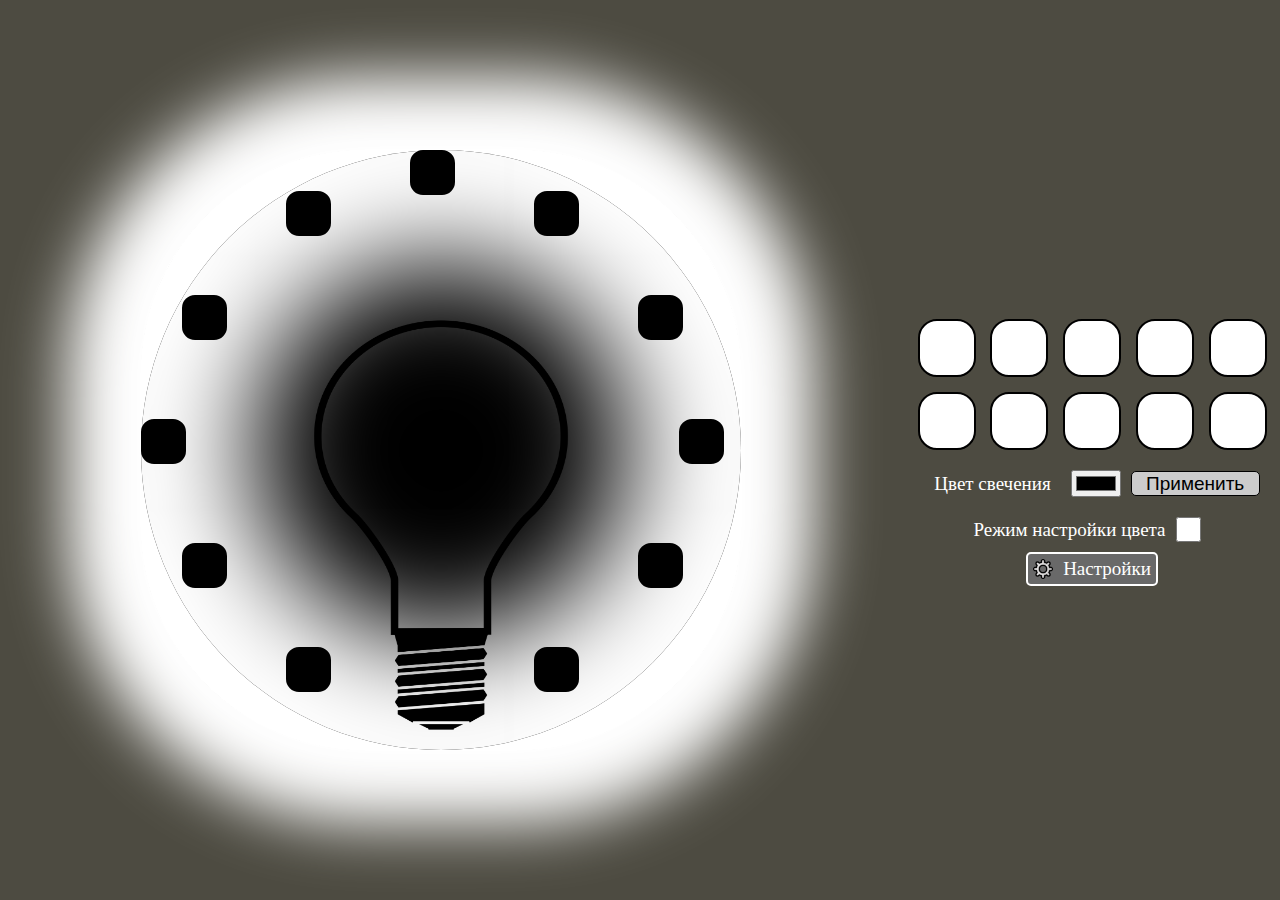
<file: index.html>
<!DOCTYPE html>
<html lang="en" translate="no">
<head>
  <meta charset="UTF-8">
  <meta name="viewport" content="width=device-width, initial-scale=1.0">
    <meta name="google" content="notranslate">
  <title>colors</title>

  <link href="styles.css" rel="stylesheet">
</head>

<body id="body">
  <div id="colorContainer">
    <div id="image">
        <div id = "clockround">
		<div id = "sqr1" class = "clckrnd cell whitee"></div>
		<div id = "sqr2" class = "clckrnd cell whitee"></div>
		<div id = "sqr3" class = "clckrnd cell whitee"></div>
		<div id = "sqr4" class = "clckrnd cell whitee"></div>
		<div id = "sqr5" class = "clckrnd cell whitee"></div>
		<div id = "sqr6" class = "clckrnd cell whitee"></div>
		<div id = "sqr7" class = "clckrnd cell whitee" style="visibility: hidden"></div>
		<div id = "sqr8" class = "clckrnd cell whitee"></div>
		<div id = "sqr9" class = "clckrnd cell whitee"></div>
		<div id = "sqr10" class = "clckrnd cell whitee"></div>
		<div id = "sqr11" class = "clckrnd cell whitee"></div>
		<div id = "sqr12" class = "clckrnd cell whitee"></div>

    
    </div>
      <div id="color"><img id="lamp" src="lamp.png"></div>
      
    </div>
  </div>

  
    
    <div id="interface">
    
      <div id = "favourite">
        <div id="fav0" class="fav"></div>
        <div id="fav1" class="fav"></div>
        <div id="fav2" class="fav"></div>
        <div id="fav3" class="fav"></div>
        <div id="fav4" class="fav"></div>
        <div id="fav5" class="fav"></div>
        <div id="fav6" class="fav"></div>
        <div id="fav7" class="fav"></div>
        <div id="fav8" class="fav"></div>
        <div id="fav9" class="fav"></div>
      </div>

      <div id = "colorSelect">
          <div id="colorInput"> 
        <label id="colorLabel" for="colorSelector">Цвет&nbsp;свечения</label>
        <input type="color" value="#FFFF00" id="colorSelector"></div>
            <div id="confirmBut">
        <button id="confirm">Применить</button> </div> </div>
        <div id="checkboxDiv">           
           <label for="set" id="setLabel">Режим настройки цвета</label>
            <input type="checkbox" id="set">
    
        </div>
        <div id="settings">
            <ul id = "settingsBut">
            <li>Настройки</li>
                </ul>
        
        </div>
   
</div>
    <div id="modal">

  <!-- Modal content -->
  <div id="modal-content">
    <span id="close">OK;</span>
    <p>Настройки яркости:</p>

<div>
  <input type="range" id="rBrightness" min="0" max="15" value="4">
  <label for="volume">Яркость</label>
</div>

<div>
  <input type="range" id="pBrightness" min="0" max="15" value="12">
  <label for="cowbell">Яркость&nbsp;центра</label>
</div>
<!--<div id="changeBrightnessDiv">           
     <label for="changeBrightness" id="changeBrightnessLabel">Мигание</label>
      <input type="checkbox" id="changeBrightness">
 </div>
      <div id="flashDiv">           
     <label for="flashMode" id="flashModeLabel">Flash-режим</label>
      <input type="checkbox" id="flashMode">
 </div>-->
    
  </div>

</div>
    <script src="script.js"></script>
      <script>
          if(!(getFromStorage("ip")))
             {
                sendToStorage("ip", prompt("Full adress"));
             }
//alert(mode);          
          
          
          
/*const GITHUB_API_URL = "https://api.github.com";
const REPO_OWNER = "Mychesssite"; // Замените на ваш логин GitHub
const REPO_NAME = "flowerdata"; // Замените на название вашего репозитория
const FILE_PATH = "data.json"; // Путь к JSON-файлу
const TOKEN = ""; // Ваш GitHub токен


          
          
          
// Функция для получения содержимого файла
async function fetchColors() {
  const response = await fetch(
    `${GITHUB_API_URL}/repos/${REPO_OWNER}/${REPO_NAME}/contents/${FILE_PATH}`,
    {
      headers: { Authorization: `token ${TOKEN}` },
    }
  );
  const data = await response.json();
  const content = atob(data.content); // Раскодировать base64
  return { colors: JSON.parse(content), sha: data.sha };
}

          
          
          
          
          
// Функция для сохранения нового цвета
async function saveColor(newColor, colorIndex = -1) //сли есть первый аргумент и второй то значение от второго аргумента обновляется значением New Color. Иначе добавляется новый аргумент в конец массива
          {
  const { colors, sha } = await fetchColors();

  // Добавить новый цвет
  colorIndex==-1 ? colors.push(newColor) : colors[index]=newColor;

  // Отправить обновленный JSON на GitHub
  const response = await fetch(
    `${GITHUB_API_URL}/repos/${REPO_OWNER}/${REPO_NAME}/contents/${FILE_PATH}`,
    {
      method: "PUT",
      headers: { 
        Authorization: `token ${TOKEN}`,
        "Content-Type": "application/json",
      },
      body: JSON.stringify({
        message: "Added a new color",
        content: btoa(JSON.stringify(colors, null, 2)), // Закодировать в base64
        sha, // Указать SHA текущего файла
      }),
    }
  );

  if (response.ok) {
    alert("Цвет сохранён!");
  } else {
    alert("Ошибка сохранения!");
    console.error(await response.text());
  }
}*/
          
 function hexToThreeColors(hex) {
     if(typeof(hex)==="string")
         {
             if(hex.length === 7)
                 {
    const rrr = parseInt(hex.slice(1, 3), 16);
    const ggg = parseInt(hex.slice(3, 5), 16);
    const bbb = parseInt(hex.slice(5, 7), 16);
    return [rrr,ggg,bbb];}
         }
     return false;
  } 
function HexExtract (hexcolor)
          {   
            let r,g,b;
            //if (!(r&&g&&b))   return
            [r,g,b]= hexcolor.slice(4,-1).split(", ");
            //if (!(r&&g&&b))   return
            //alert(r+' '+g+' '+b)
            let rr, gg, bb;
            [rr,gg,bb]=[Number(r),Number(g),Number(b)]
            if(((rr+1)>0)&&((rr)<256)&&((gg+1)>0)&&((gg)<256)&&((bb+1)>0)&&((bb)<256))
                {
            //alert(rr+' '+gg+' '+bb)
            //[r,g,b] = [rr.toString(16),gg.toString(16),bb.toString(16)]
            r = rr.toString(16)
            b = bb.toString(16)
            g = gg.toString(16)
            r = r.length===1?"0"+r:r;
            g = g.length===1?"0"+g:g;
            b = b.length===1?"0"+b:b;
            //alert(r+g+b);
            let colorValue = "#"+r+g+b;
            //alert(colorValue)
            return colorValue;
                }
              return undefined;
        }
          
          
          
          
          
          
          document.getElementById("confirm").onclick = 
          function()
          {
              let hexcl = document.getElementById("colorSelector").value;
              /*document.getElementById("colorSelector").style.backgroundColor = hexcl;*/
              document.getElementById("color").style.backgroundColor =hexcl;/*"rgba("+(document.getElementById("colorSelector").style.backgroundColor).slice(4,-1)+" ,1)";
              /*alert("rgba("+document.getElementById("colorSelector").style.backgroundColor.slice(4,-1)+" ,1)")*/
              let data = [parseInt(hexcl.slice(1,3),16),parseInt(hexcl.slice(3,5),16),parseInt(hexcl.slice(5,7),16)];
              
              var formData = new FormData();
  // добавить к пересылке ещё пару ключ - значение
  //formData.append("type", "color");
  /*formData.append("red",clr[0]);
  formData.append("green", clr[1]);
  formData.append("blue", clr[2]);*/
              let iii = 3;
              //data+=String.fromCharCode(clr[0])+String.fromCharCode(clr[1])+String.fromCharCode(clr[2]);
              
              for(let counter = 5;counter != 6; counter--)
                  {
                      if(counter<0)
                          {
                              counter = 12;
                              continue;
                          }
                      else{
                          //let temp1, temp2, temp3;
                          //[temp1,temp2,temp3] 
                          [data[iii],data[iii+1],data[iii+2]]= hexToThreeColors(HexExtract(getFromStorage(counter+"")))
                          //data+=String.fromCharCode(temp1)+String.fromCharCode(temp2)+String.fromCharCode(temp3);
                           /*formData.append("", temp1);
                          formData.append("", temp2);
                          formData.append("", temp3);*/
                          iii+=3;
                          /*alert(iii*10+1+" "+temp1+" "+" "+temp2+" "+temp3);*/
                      }
                  }
              data.push(rBrightness,pBrightness);
              console.log(data);

  //formData.append("data", data);
// Создаем Uint8Array для упаковки
const compressed = new Uint8Array(data);
              /*const compressedp = new Uint8Array(pBrightness);
              const compressedr = new Uint8Array(rBrightness);
              console.log(compressed);
              formData.append("d",compressed.buffer);
              //formData.append("m",mode);
              formData.append("p",compressedp.buffer);
              formData.append("r",compressedr.buffer);*/
  var xhr = new XMLHttpRequest();
  xhr.open("POST", getFromStorage("ip")+":10200/flower/data");
  xhr.send(compressed.buffer);
              alert("Отправлено");
          }
          /*var formData = new FormData();

  // добавить к пересылке ещё пару ключ - значение
  formData.append("plain", "success");

  // отослать
  var xhr = new XMLHttpRequest();
  xhr.open("POST", "http://192.168.100.74:10200/flower/data");
  xhr.send(formData);
  alert("data sent");*/
        </script>
    
</body>
</file>
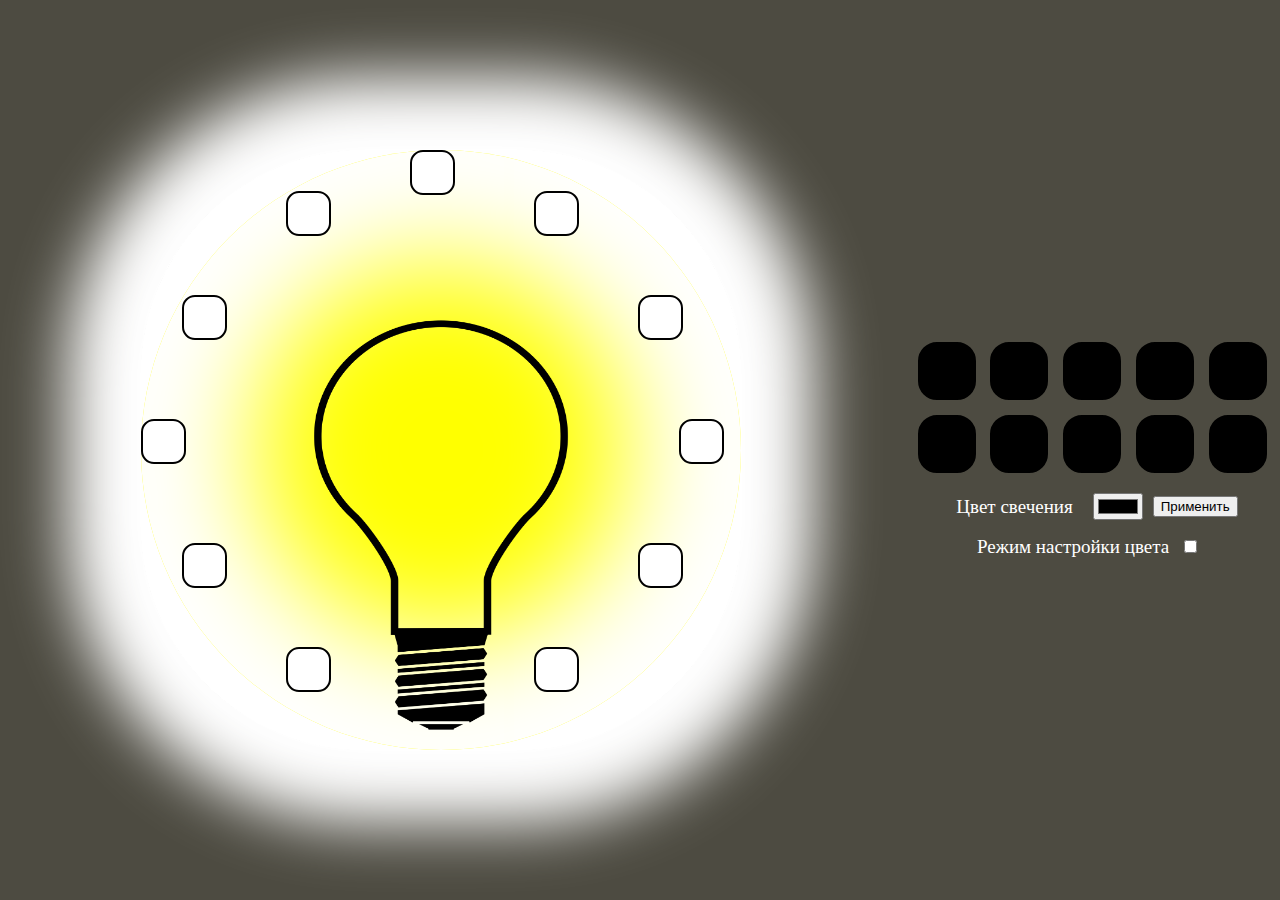
<file: all.html>
<!DOCTYPE html>
<html lang="en" translate="no">
<head>
  <meta charset="UTF-8">
  <meta name="viewport" content="width=device-width, initial-scale=1.0">
    <meta name="google" content="notranslate">
  <title>colors</title>

  <!--<link href="styles.css" rel="stylesheet">-->
    
    
    
    <style>
    
    /*html{
     width: 100vw;
    height: 100vh;
}
*/
body
{
    display:flex;
	background-color:#4d4b41;
    margin:0;


}
#colorContainer
{
    height:600px;
    width:600px;
    display: flex;
    align-items: center;
    justify-content: center;
    
    }

#image
{
    position: relative;
    display: flex;
    align-items: center;
    justify-content: center;
	height:400px;
    width:400px;
    border:1px solid white;
	border-radius:200px;
    background-color: rgba(255, 255, 255, 1);
	-webkit-box-shadow: /*0px 0px 50px 80px rgba(255, 255, 255, 1) inset*/
                        0px 0px 50px 80px rgba(255, 255, 255, 1);
    -moz-box-shadow: /*0px 0px 50px 80px rgba(255, 255, 255, 1) inset,*/
                     0px 0px 50px 80px rgba(255, 255, 255, 1);
    box-shadow:      0px 0px 50px 80px rgba(255, 255, 255, 1);
    /*overflow: hidden;*/
}
#color
{
	/*transform:translate(400px, 90px);*/
    display: flex;
    align-items: flex-end;
    justify-content: center;
	height:400px;
	width:400px;
	background-color: rgba(255,255,0,1);
	border:0px solid red;
	border-radius:200px;
    
-webkit-box-shadow: 0px 0px 68px 72px rgba(252, 252, 250, 1) inset;
-moz-box-shadow: 0px 0px 68px 72px rgba(252, 252, 250, 1) inset;
box-shadow: 0px 0px 68px 72px rgb(255, 255, 255,) inset;
        
    
    
	/*box-shadow:0px 0px 70px yellow;*/
    
}
    #lamp
{
	width:200px;
	height:300px;
	/*top:200px;
	left:200px;*/
}






#interface
{
    text-align:center;
    display:flex;
    align-items: center;
    flex-direction:column;
    justify-content: center;
    
}
#colorLabel
{
    margin:10px;
}
#colorInput
{
    display:flex;
    flex-wrap: nowrap;
    align-items:center;
    height: auto;
}
#colorSelect
{
    display:flex;
    flex-wrap: wrap;
    align-items:center;
    height: auto;
    justify-content:center;
    color: aliceblue;
}
#colorSelector
{
    margin:10px;
}
#confirmBut
{
        display:flex;
    flex-wrap: nowrap;
    align-items:center;
}
#confirm
{
   
}
favorite
{
    text-align: center;
    display:flex;
    align-items: center;
    
}
.fav
{
    display:inline-block;
    background-color: rgb(255,255,255);
    border: 2px solid black;
    border-radius:5px;
    height:20px;
    width:20px;
    margin: 5px;
    padding: 0px;
}


#set
{
    margin:10px;
}
label
    {
        color:white;
    }








#clockround /*общий контейнер для 12 элементов по кругу*/
{
    position: absolute;
    top: 0;
    left: 0;
}
.whitee
{
    background-color:white;
}

.cell   /*этот класс имеют все клетки*/
{
    width:40px;
    height:40px;
    border-width: 0px;
    border-style: solid;
    margin: 0px;
    padding: 0px;
}
.clckrnd    /*класс для каждого из 12 часов*/
{
    background-color:white;
    border-width: 2px;
    border-color: black;
    border-style:solid;
    border-radius:20px;
    position:absolute;
    width: 40px;
    height: 40px;
    top:0px;
    left:0px;
}
    
    
    </style>
</head>

<body id="body">
  <div id="colorContainer">
    <div id="image">
        <div id = "clockround">
		<div id = "sqr1" class = "clckrnd cell whitee"></div>
		<div id = "sqr2" class = "clckrnd cell whitee"></div>
		<div id = "sqr3" class = "clckrnd cell whitee"></div>
		<div id = "sqr4" class = "clckrnd cell whitee"></div>
		<div id = "sqr5" class = "clckrnd cell whitee"></div>
		<div id = "sqr6" class = "clckrnd cell whitee"></div>
		<div id = "sqr7" class = "clckrnd cell whitee" style="visibility: hidden"></div>
		<div id = "sqr8" class = "clckrnd cell whitee"></div>
		<div id = "sqr9" class = "clckrnd cell whitee"></div>
		<div id = "sqr10" class = "clckrnd cell whitee"></div>
		<div id = "sqr11" class = "clckrnd cell whitee"></div>
		<div id = "sqr12" class = "clckrnd cell whitee"></div>

    
    </div>
      <div id="color"><img id="lamp" src="lamp.png"></div>
      
    </div>
  </div>

  
    
    <div id="interface">
    
      <div id = "favourite">
        <div id="fav0" class="fav"></div>
        <div id="fav1" class="fav"></div>
        <div id="fav2" class="fav"></div>
        <div id="fav3" class="fav"></div>
        <div id="fav4" class="fav"></div>
        <div id="fav5" class="fav"></div>
        <div id="fav6" class="fav"></div>
        <div id="fav7" class="fav"></div>
        <div id="fav8" class="fav"></div>
        <div id="fav9" class="fav"></div>
      </div>

      <div id = "colorSelect">
          <div id="colorInput"> 
        <label id="colorLabel" for="colorSelector">Цвет&nbsp;свечения</label>
        <input type="color" value="#FFFF00" id="colorSelector"></div>
            <div id="confirmBut">
        <button id="confirm">Применить</button> </div> </div>
        <div id="checkboxDiv">           
           <label for="set" id="setLabel">Режим настройки цвета</label>
            <input type="checkbox" id="set">
    
        </div>
   
</div>
    
      <script>
          
          
          
          
          
/*const GITHUB_API_URL = "https://api.github.com";
const REPO_OWNER = "Mychesssite"; // Замените на ваш логин GitHub
const REPO_NAME = "flowerdata"; // Замените на название вашего репозитория
const FILE_PATH = "data.json"; // Путь к JSON-файлу
const TOKEN = ""; // Ваш GitHub токен*/


          
          
          
// Функция для получения содержимого файла
async function fetchColors() {
  const response = await fetch(
    `${GITHUB_API_URL}/repos/${REPO_OWNER}/${REPO_NAME}/contents/${FILE_PATH}`,
    {
      headers: { Authorization: `token ${TOKEN}` },
    }
  );
  const data = await response.json();
  const content = atob(data.content); // Раскодировать base64
  return { colors: JSON.parse(content), sha: data.sha };
}

          
          
          
          
          
// Функция для сохранения нового цвета
async function saveColor(newColor, colorIndex = -1) //сли есть первый аргумент и второй то значение от второго аргумента обновляется значением New Color. Иначе добавляется новый аргумент в конец массива
          {
  const { colors, sha } = await fetchColors();

  // Добавить новый цвет
  colorIndex==-1 ? colors.push(newColor) : colors[index]=newColor;

  // Отправить обновленный JSON на GitHub
  const response = await fetch(
    `${GITHUB_API_URL}/repos/${REPO_OWNER}/${REPO_NAME}/contents/${FILE_PATH}`,
    {
      method: "PUT",
      headers: { 
        Authorization: `token ${TOKEN}`,
        "Content-Type": "application/json",
      },
      body: JSON.stringify({
        message: "Added a new color",
        content: btoa(JSON.stringify(colors, null, 2)), // Закодировать в base64
        sha, // Указать SHA текущего файла
      }),
    }
  );

  if (response.ok) {
    alert("Цвет сохранён!");
  } else {
    alert("Ошибка сохранения!");
    console.error(await response.text());
  }
}
          
          
          
          
          
          
          
          
          document.getElementById("confirm").onclick = 
          function()
          {
              let hexcl = document.getElementById("colorSelector").value;
              /*document.getElementById("colorSelector").style.backgroundColor = hexcl;*/
              document.getElementById("color").style.backgroundColor =hexcl;/*"rgba("+(document.getElementById("colorSelector").style.backgroundColor).slice(4,-1)+" ,1)";
              /*alert("rgba("+document.getElementById("colorSelector").style.backgroundColor.slice(4,-1)+" ,1)")*/
              let clr = [parseInt(hexcl.slice(1,3),16),parseInt(hexcl.slice(3,5),16),parseInt(hexcl.slice(5,7),16)];
              
              var formData = new FormData();
  // добавить к пересылке ещё пару ключ - значение
  //formData.append("type", "color");
  formData.append("red",clr[0]);
  formData.append("green", clr[1]);
  formData.append("blue", clr[2]);

  // отослать
  var xhr = new XMLHttpRequest();
  xhr.open("POST", "http://192.168.100.74:10200/flower/data");
  xhr.send(formData);
  
          }
          /*var formData = new FormData();

  // добавить к пересылке ещё пару ключ - значение
  formData.append("plain", "success");

  // отослать
  var xhr = new XMLHttpRequest();
  xhr.open("POST", "http://192.168.100.74:10200/flower/data");
  xhr.send(formData);
  alert("data sent");*/
        </script>
    <script>
    
    /*alert(window.innerHeight); */
function gsid (elid)
{
    return document.getElementById(elid).style;
}
function p (amo)
{
    return Math.round(amo)+"px";
}/*инкапсуляция*/
function setSqr(objStyle,dimension,isRound)
{
    objStyle.width = p(dimension);
    objStyle.height= objStyle.width;
    if(isRound)     setR(objStyle,dimension/2);
}
function setR(objStyle,dimension)
{
    objStyle.borderRadius = p(dimension);
}
let contSt, imgSt, colSt, lampSt;
[contSt, imgSt, colSt, lampSt] = [gsid("colorContainer"),gsid("image"),gsid("color"),gsid("lamp")];
let w = window.innerWidth;
let h = window.innerHeight;
let orientationIsAlbub =w>h?true:false;
let s = orientationIsAlbub?h:w;
let freeSpace = w-s//свободное пространство сбоку/снизу
let interfaceSize = (freeSpace)<s/3?s:freeSpace;

setSqr(contSt,s,false);
setSqr(imgSt,s*4/6,false);
setSqr(colSt,s*4/6,true);
setR(imgSt,s/4);
lampSt.width=p(s*2/6);
lampSt.height=p(s/2);
colSt.boxShadow="0px 0px "+Math.floor(s/8)+"px "+Math.floor(s/8)+"px rgb(255, 255, 255) inset"
imgSt.boxShadow="0px 0px "+Math.floor(s/100*7)+"px "+Math.floor(s/100*8)+"px rgb(255, 255, 255)"




gsid("favourite").width = p(interfaceSize*0.99);
gsid("interface").fontSize = p(interfaceSize/20);

if(freeSpace>s/3)  {
    let body =  gsid("body");
    body.flexWarp = "nowrap";
    body.alignContent = "center"
    body.flexDirection = "row"
    contSt.marginRight= p(s/40);}

else    {
    let body =  gsid("body");
    body.flexWrap = "wrap";
    body.justifyContent = "center";
    body.flexDirection = "column";
     contSt.marginBottom= p(s/40);
}









let favDivs = []
let i = 0;
    do{
      const element = document.getElementById(`fav${i}`)
      i=i+1;
      if(element)
      {favDivs.push(element);
        setSqr(element.style,interfaceSize/7,false);
        setR(element.style,interfaceSize/20)}
        
    else break;
    }while(true);

    favDivs.forEach((element, i) => {
      element.onclick = function (){
            
        if(document.getElementById("set").checked)
        {element.style.backgroundColor = document.getElementById("colorSelector").value;
         sendToStorage(i,element.style.backgroundColor);
        }
        else
        {   
            let r,g,b;
          //if (!(r&&g&&b))   return
          [r,g,b]= String(element.style.backgroundColor).slice(4,-1).split(", ");
            //if (!(r&&g&&b))   return
            //alert(r+' '+g+' '+b)
            let rr, gg, bb;
            [rr,gg,bb]=[Number(r),Number(g),Number(b)]
            //alert(rr+' '+gg+' '+bb)
            //[r,g,b] = [rr.toString(16),gg.toString(16),bb.toString(16)]
            r = rr.toString(16)
            b = bb.toString(16)
            g = gg.toString(16)
            r = r.length===1?"0"+r:r;
            g = g.length===1?"0"+g:g;
            b = b.length===1?"0"+b:b;
          //alert(r+g+b);
          let colorValue = "#"+r+g+b;
          //alert(colorValue)
            document.getElementById("colorSelector").value = colorValue;}
        

      }}
    )


document.getElementById("colorSelector").onchange = function()
{   sendToStorage("color",document.getElementById("colorSelector").value)}

//получение json




  async function getFromGit()//используем getFromGit().colors для получения массива цветов с github 
{
    const response = await fetch(
      `${GITHUB_API_URL}/repos/${REPO_OWNER}/${REPO_NAME}/contents/${FILE_PATH}`,
      {
        headers: { Authorization: `token ${TOKEN}` },
      }
    );
    const data = await response.json();
    const content = atob(data.content); // Раскодировать base64
    return { colors: JSON.parse(content), sha: data.sha };
  }


function sendToStorage(key, value){
    localStorage.setItem(key, value)
    return true
  }

  function getFromStorage(key){

    let item = localStorage.getItem(key)
    if(!item){
      console.log(`ошибка при взятии из localStorage ${key}. Его нет`)
    }
    else return item 
  }










let cellSize = s*4/6/14.5;
/*let orientationIsAlbum = document.documentElement.clientWidth>document.documentElement.clientHeight;
orientationIsAlbum?(cellSize = Math.floor(document.documentElement.clientHeight/14.5)):(cellSize = Math.floor(document.documentElement.clientWidth/14.5));*/
//alert(cellSize);
const elements = document.querySelectorAll('.cell'); //устанавливаем размер каждой клетки
    elements.forEach(element => {
        element.onclick = function(){alert(1)}
        element.style.width = cellSize + 'px'; 
        element.style.height = cellSize + 'px'; 
    }); 
let rd = (Math.floor(cellSize / 3)) + 'px';
let bw= (Math.floor(cellSize / 20)) + 'px';
if (bw == '0px')  {bw = '1px';};
let hourss = document.querySelectorAll('.clckrnd');
    hourss.forEach(hr =>{hr.style.borderRadius = rd;
                       hr.style.borderWidth = bw;});
function positioning()
    {
    const coords = [        /*массив координат. первая строка это 12 или 0 часов и далее по стрелке. записаны координаты центра клетки в системе координат, где единичный отрезок это 1 клетка, а поле имеет размерность 14*14 клеток, координаты цетнра доски на поле 7,7 .левого верхнего угла 3,3*/
        7, 0.5,
        10, 1.5,
        12.5, 4,
        13.5, 7,
        12.5, 10,
        10, 12.5,
        7, 13.5,
        4, 12.5,
        1.5, 10,
        0.5, 7,
        1.5, 4,
        4, 1.5
    ];
    const hrs = document.querySelectorAll(".clckrnd");
    //alert(hrs[1]);
    let i = 0;
    //alert("started");
    hrs.forEach(tmp => {
            tmp.style.position = 'absolute';
            tmp.style.left = p(cellSize *(coords[i]-0.5)); /*условно если i = 2 то это 3 часа тоггда его координаты это coords[6] и coords[7], так как 0 часов это первый элемент массива */
            tmp.style.top = p(cellSize *(coords[i+1]-0.5));
            /*let msg = cellSize *(coords[i]-0.5)+' and ' + cellSize *(coords[i+1]-0.5);
            alert(msg);*/
            i++;
            i++;
        });
    }















window.onload = function ()
{
    positioning();
    favDivs.forEach((element, i) => {
        element.style.backgroundColor = getFromStorage(i);
    });
    document.getElementById("colorSelector").value = getFromStorage("color");
    
    
}





/*
//отправка json
  async function saveColor(newColor, colorIndex = -1) //сли есть первый аргумент и второй то значение от второго аргумента обновляется значением New Color. Иначе добавляется новый аргумент в конец массива
            {
    const { colors, sha } = await fetchColors();

    // Добавить новый цвет
    colorIndex==-1 ? colors.push(newColor) : colors[colorIndex]=newColor;

    // Отправить обновленный JSON на GitHub
    const response = await fetch(
      `${GITHUB_API_URL}/repos/${REPO_OWNER}/${REPO_NAME}/contents/${FILE_PATH}`,
      {
        method: "PUT",
        headers: { 
          Authorization: `token ${TOKEN}`,
          "Content-Type": "application/json",
        },
        body: JSON.stringify({
          message: "Added a new color",
          content: btoa(JSON.stringify(colors, null, 2)), // Закодировать в base64
          sha, // Указать SHA текущего файла
        }),
      }
    );

    if (response.ok) {
      console.log("Цвет сохранён!");
    } else {
      console.log("Ошибка сохранения!");
    }
  }




     if(localStorage.getItem('colors')){
      return localStorage.getItem('colors').split(",")


        const res = await fetchColors()
        localStorage.setItem('colors', res.colors)

*/
    
    
    


    
    </script>
</body>
</file>
<file: styles.css>
/*html{
     width: 100vw;
    height: 100vh;
}
*/
body
{
    display:flex;
	background-color:#4d4b41;
    margin:0;


}
#colorContainer
{
    height:600px;
    width:600px;
    display: flex;
    align-items: center;
    justify-content: center;
    
    }

#image
{
    position: relative;
    display: flex;
    align-items: center;
    justify-content: center;
	height:400px;
    width:400px;
    border:1px solid white;
	border-radius:200px;
    background-color: rgba(255, 255, 255, 1);
	-webkit-box-shadow: /*0px 0px 50px 80px rgba(255, 255, 255, 1) inset*/
                        0px 0px 50px 80px rgba(255, 255, 255, 1);
    -moz-box-shadow: /*0px 0px 50px 80px rgba(255, 255, 255, 1) inset,*/
                     0px 0px 50px 80px rgba(255, 255, 255, 1);
    box-shadow:      0px 0px 50px 80px rgba(255, 255, 255, 1);
    /*overflow: hidden;*/
}
#color
{
	/*transform:translate(400px, 90px);*/
    display: flex;
    align-items: flex-end;
    justify-content: center;
	height:400px;
	width:400px;
	background-color: rgba(255,255,0,1);
	border:0px solid red;
	border-radius:200px;
    
-webkit-box-shadow: 0px 0px 68px 72px rgba(252, 252, 250, 1) inset;
-moz-box-shadow: 0px 0px 68px 72px rgba(252, 252, 250, 1) inset;
box-shadow: 0px 0px 68px 72px rgb(255, 255, 255,) inset;
        
    
    
	/*box-shadow:0px 0px 70px yellow;*/
    
}
    #lamp
{
	width:200px;
	height:300px;
	/*top:200px;
	left:200px;*/
}






#interface
{
    text-align:center;
    display:flex;
    align-items: center;
    flex-direction:column;
    justify-content: center;
    
}
#colorLabel
{
    margin:10px;
}
#colorInput
{
    display:flex;
    flex-wrap: nowrap;
    align-items:center;
    height: auto;
}
#colorSelect
{
    display:flex;
    flex-wrap: wrap;
    align-items:center;
    height: auto;
    justify-content:center;
    color: aliceblue;
}
#colorSelector
{
    margin:10px;
}
#confirmBut
{
    
    display:flex;
    flex-wrap: nowrap;
    align-items:center;
    
}
#confirm
{
   -webkit-appearance: none;
    -moz-appearance: none;
    appearance: none;
    border: 0;
    border-radius: 5px;
    background: #ccc;
    padding-left:10px;
    padding-right:10px;
    min-width: 75px;
    min-height: 15px;
    border:1px solid black;
    
}
favorite
{
    text-align: center;
    display:flex;
    align-items: center;
    
}
.fav
{
    display:inline-block;
    background-color: rgb(255,255,255);
    border: 2px solid black;
    border-radius:5px;
    height:20px;
    width:20px;
    margin: 5px;
    padding: 0px;
}


#set
{
    margin:0px 10px;
}
#checkboxDiv
{
    margin:10px;
    display: flex;
    align-items: center;
}
label
    {
        color:white;
    }








#clockround /*общий контейнер для 12 элементов по кругу*/
{
    position: absolute;
    top: 0;
    left: 0;
}
.whitee
{
    background-color:white;
}

.cell   /*этот класс имеют все клетки*/
{
    width:40px;
    height:40px;
    border-width: 0px;
    border-style: solid;
    margin: 0px;
    padding: 0px;
}
.clckrnd    /*класс для каждого из 12 часов*/
{
    background-color:white;
    border-width: 2px;
    border-color: black;
    border-style:solid;
    border-radius:20px;
    position:absolute;
    width: 40px;
    height: 40px;
    top:0px;
    left:0px;
}
#settings
{
    display:flex;
    
}
#settingsBut
{
     list-style: none;
    margin:0px;
    padding: 5px;
    background-color:dimgray;
    border: 2px solid white;
    border-radius:5px
}

ul li {
  background: url('settings.png') no-repeat left center;

  padding-left: 30px; 
  background-size: 20px 20px;
  height: 20px;
    color:white;
    display: flex;
    align-items: center;
}
#modal {
    color:white;
  display: none; /* Hidden by default */
  position: fixed; /* Stay in place */
  z-index: 1; /* Sit on top */
  padding-top: 100px; /* Location of the box */
  left: 0;
  top: 0;
  width: 100%; /* Full width */
  height: 100%; /* Full height */
  overflow: auto; /* Enable scroll if needed */
  background-color: rgb(0,0,0); /* Fallback color */
  background-color: rgba(0,0,0,0.4); /* Black w/ opacity */
}



#modal-content {
  background-color:dimgray;
  margin: auto;
  padding: 20px;
  border: 2px solid white;
  border-radius: 10px;
  width: 60%;
}

/* The Close Button */
#close {
  color: #fefefe;
  float: right;
  font-size: 28px;
  font-weight: bold;
}

#close:hover,
#close:focus {
  color: #000;
  text-decoration: none;
  cursor: pointer;
}
#changeBrightnessDiv
{
    margin:10px 5px;
}
#flashDiv
{
     margin:10px 5px;
}
</file>
